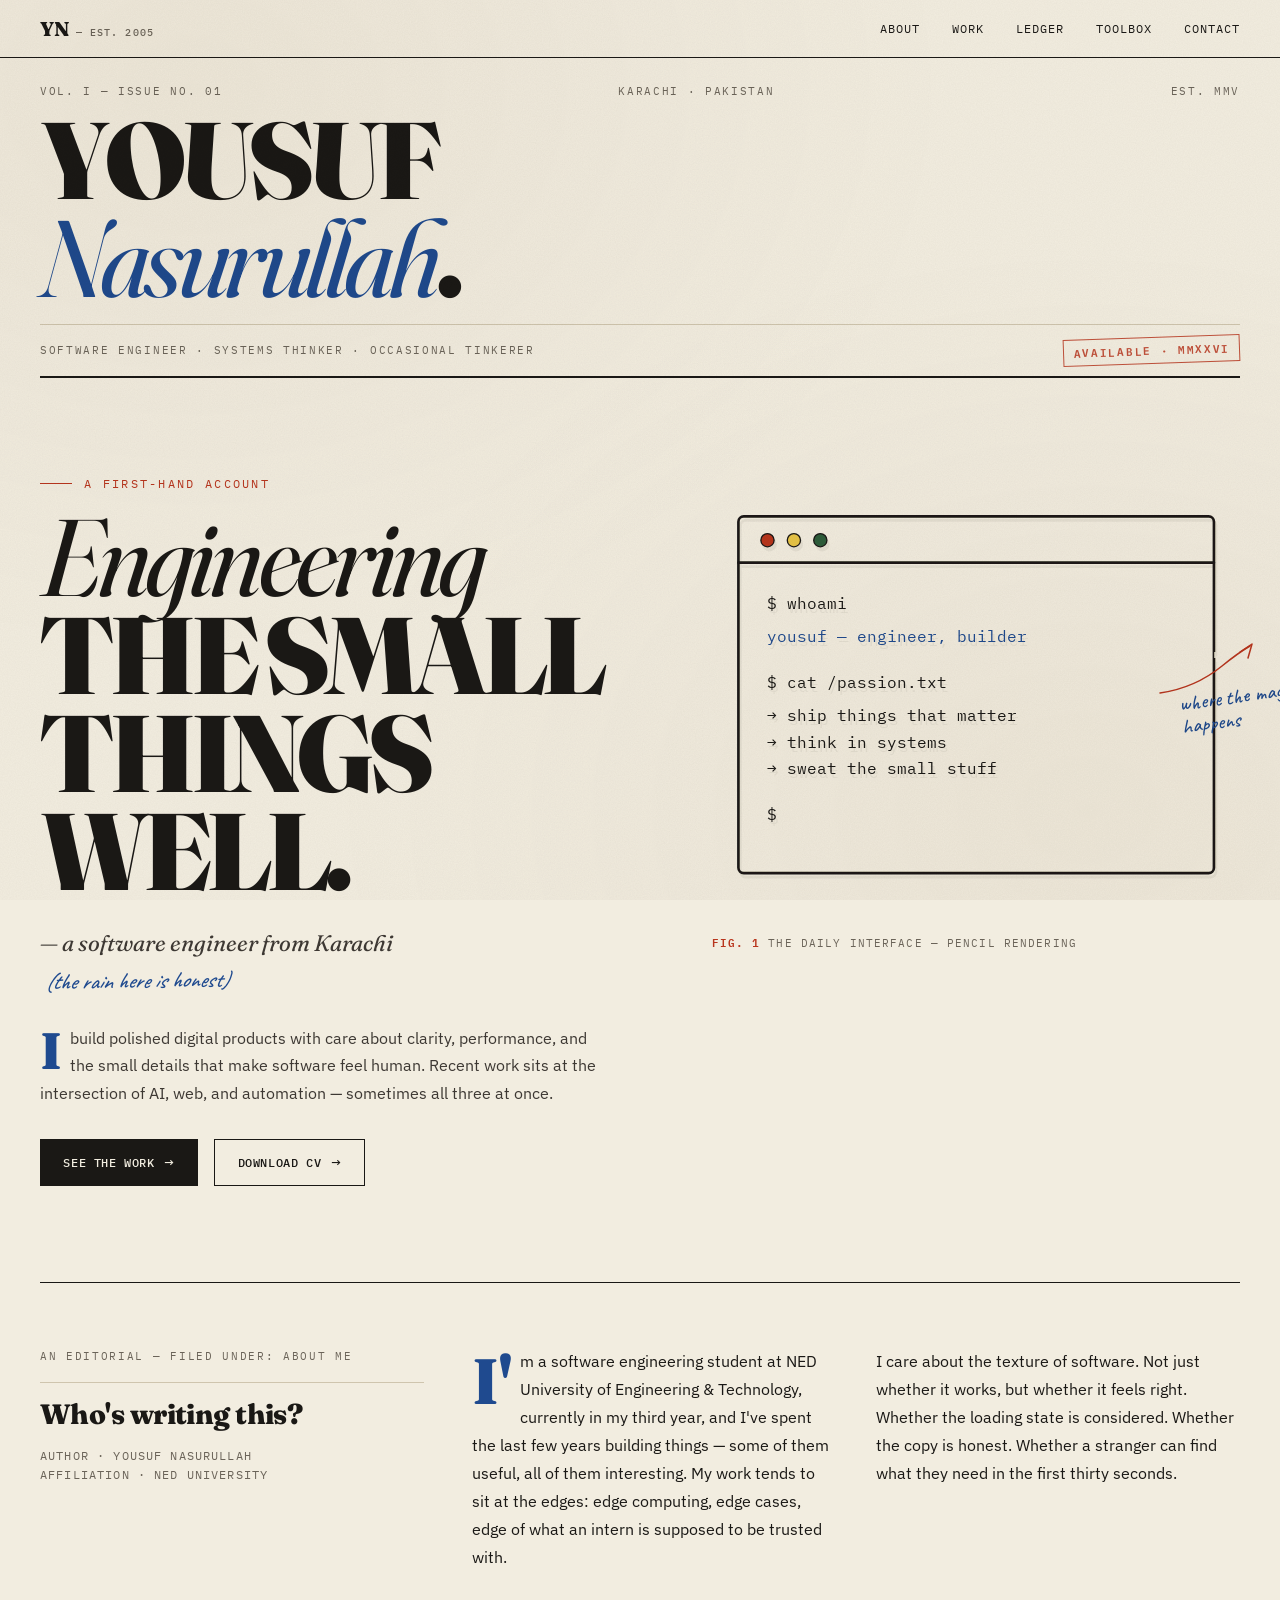
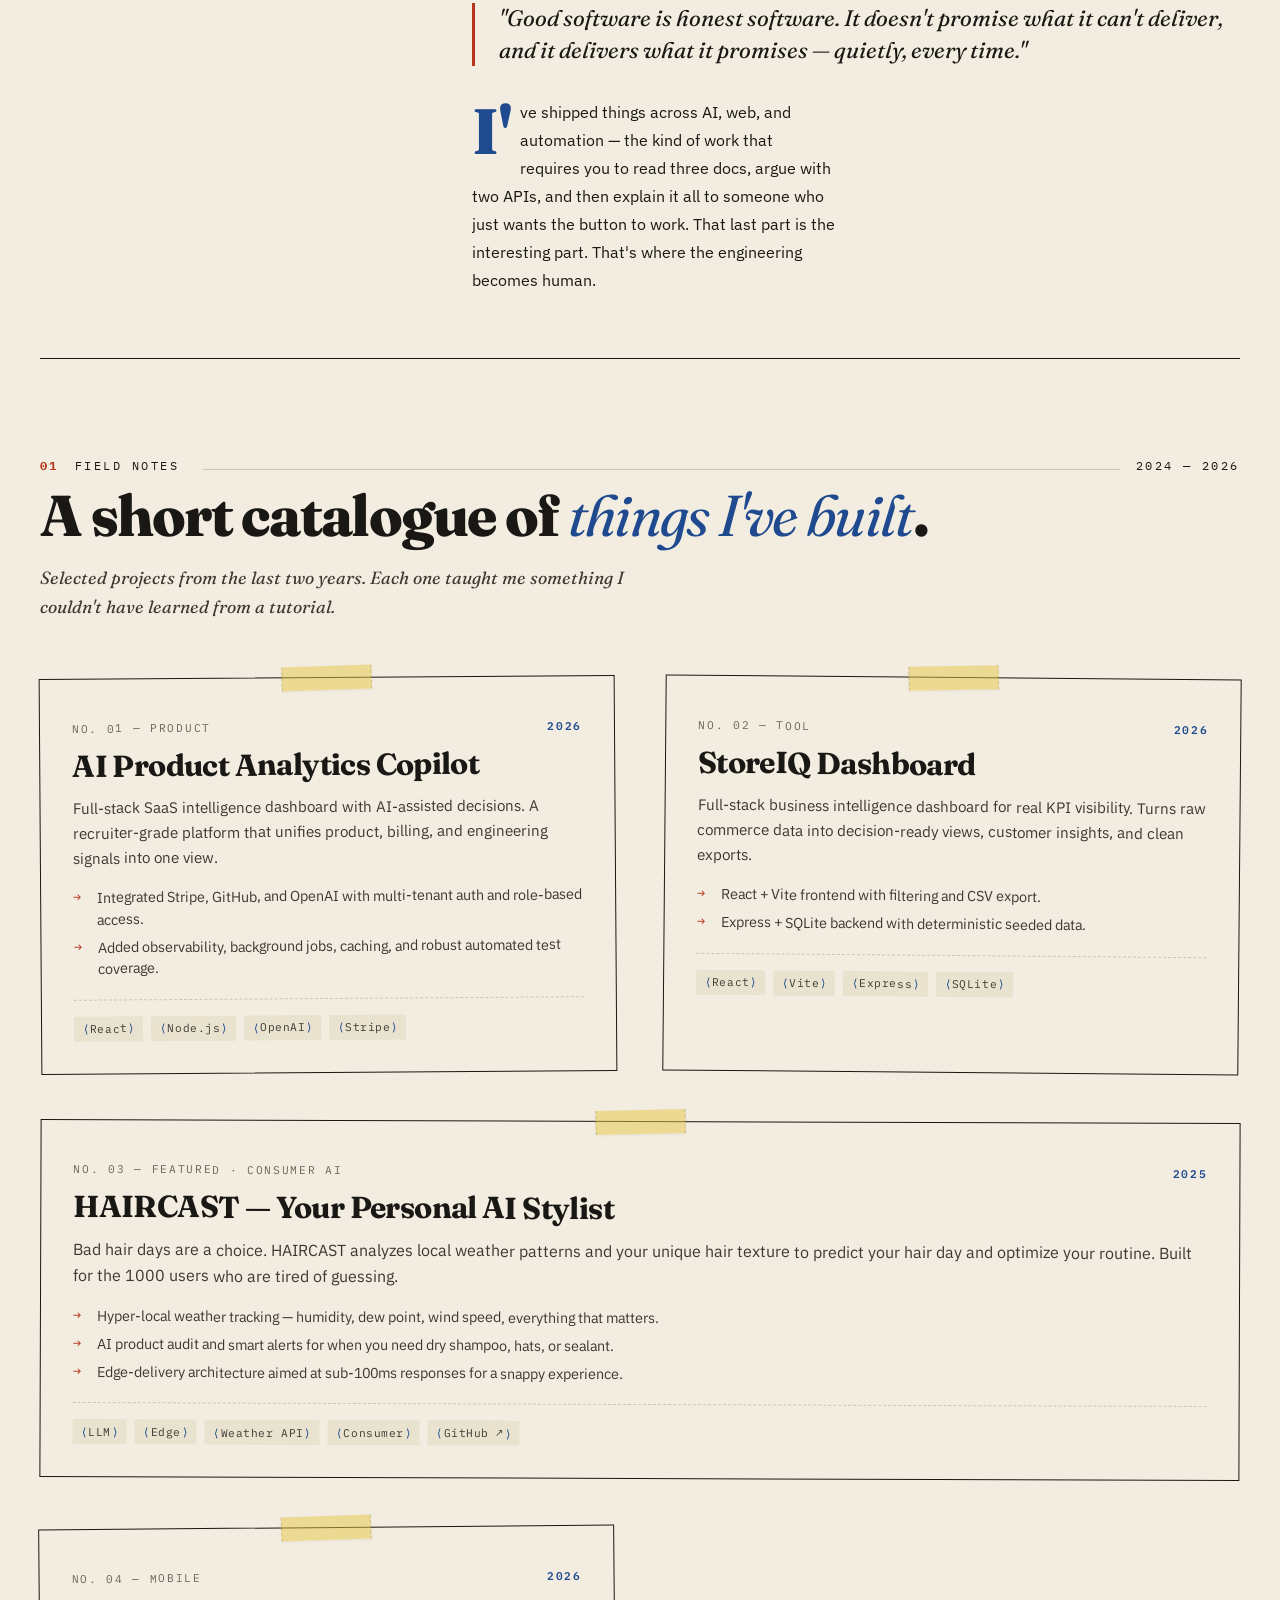
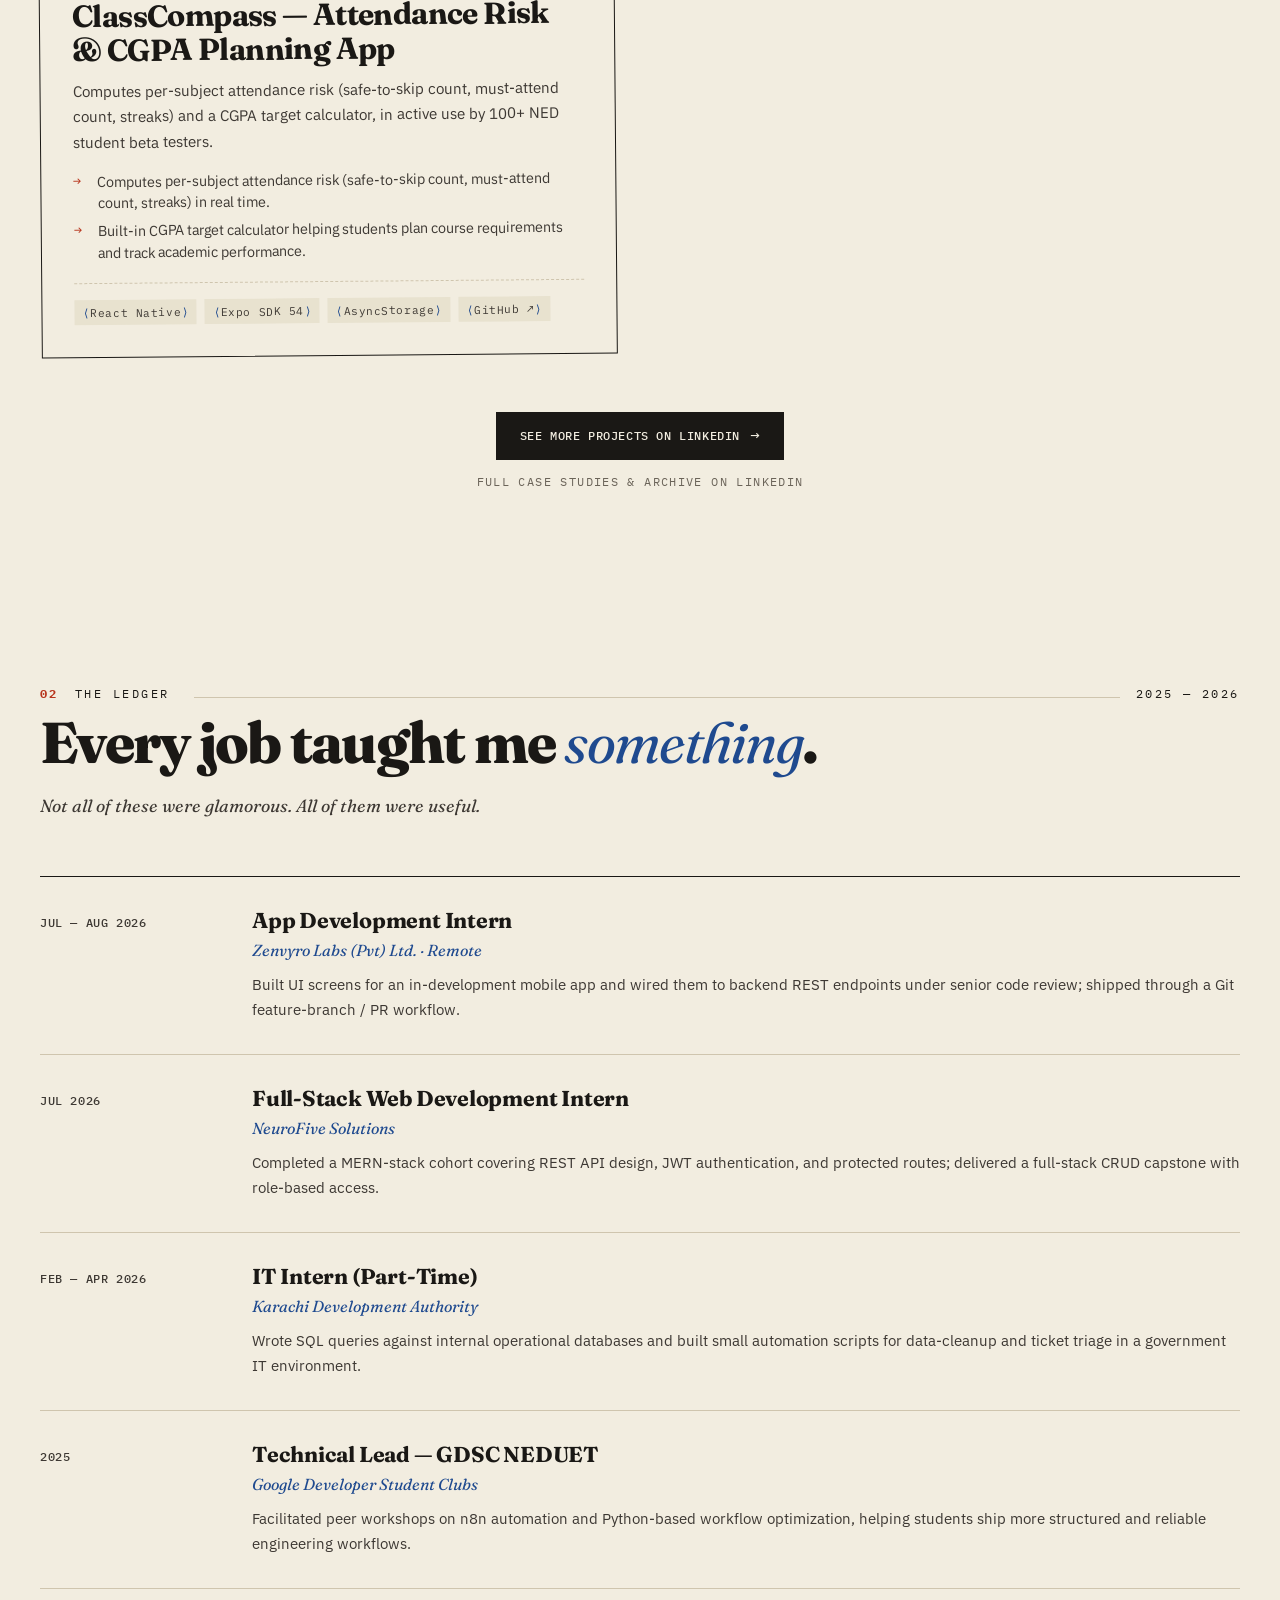
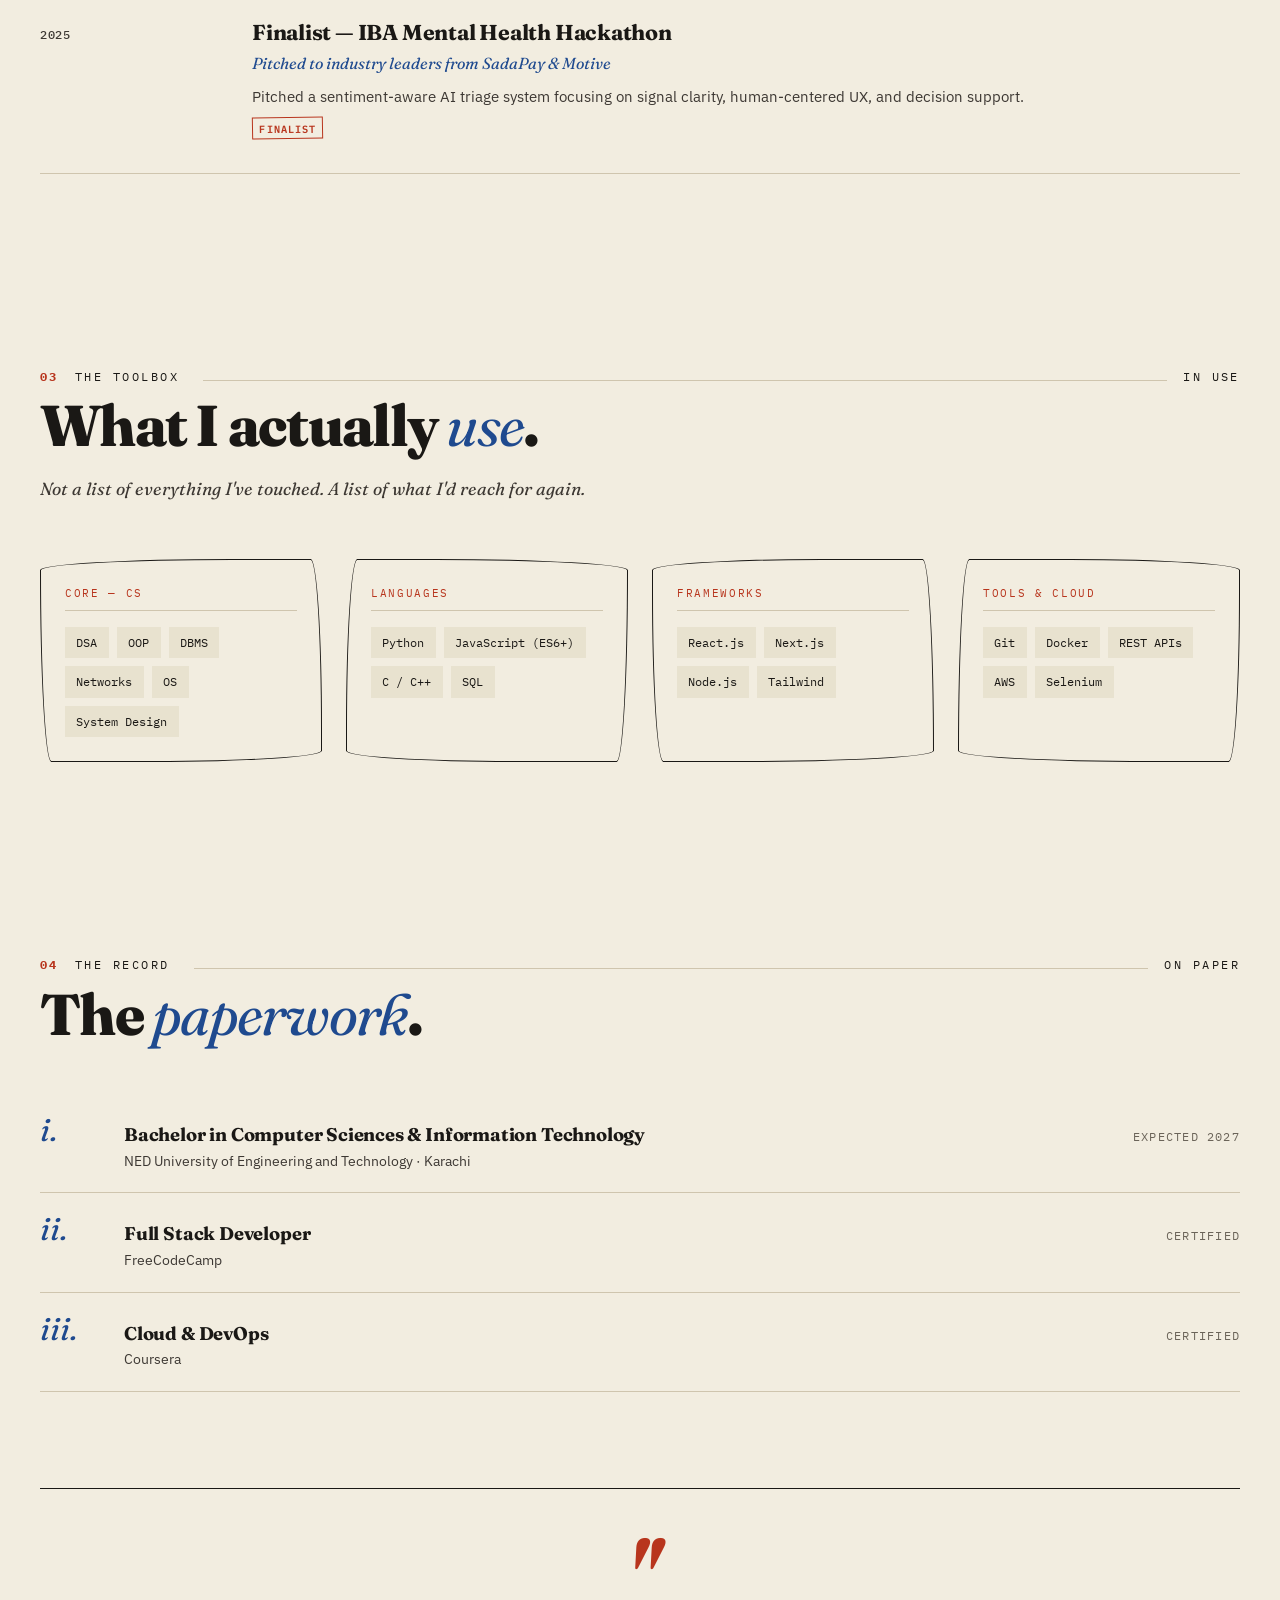
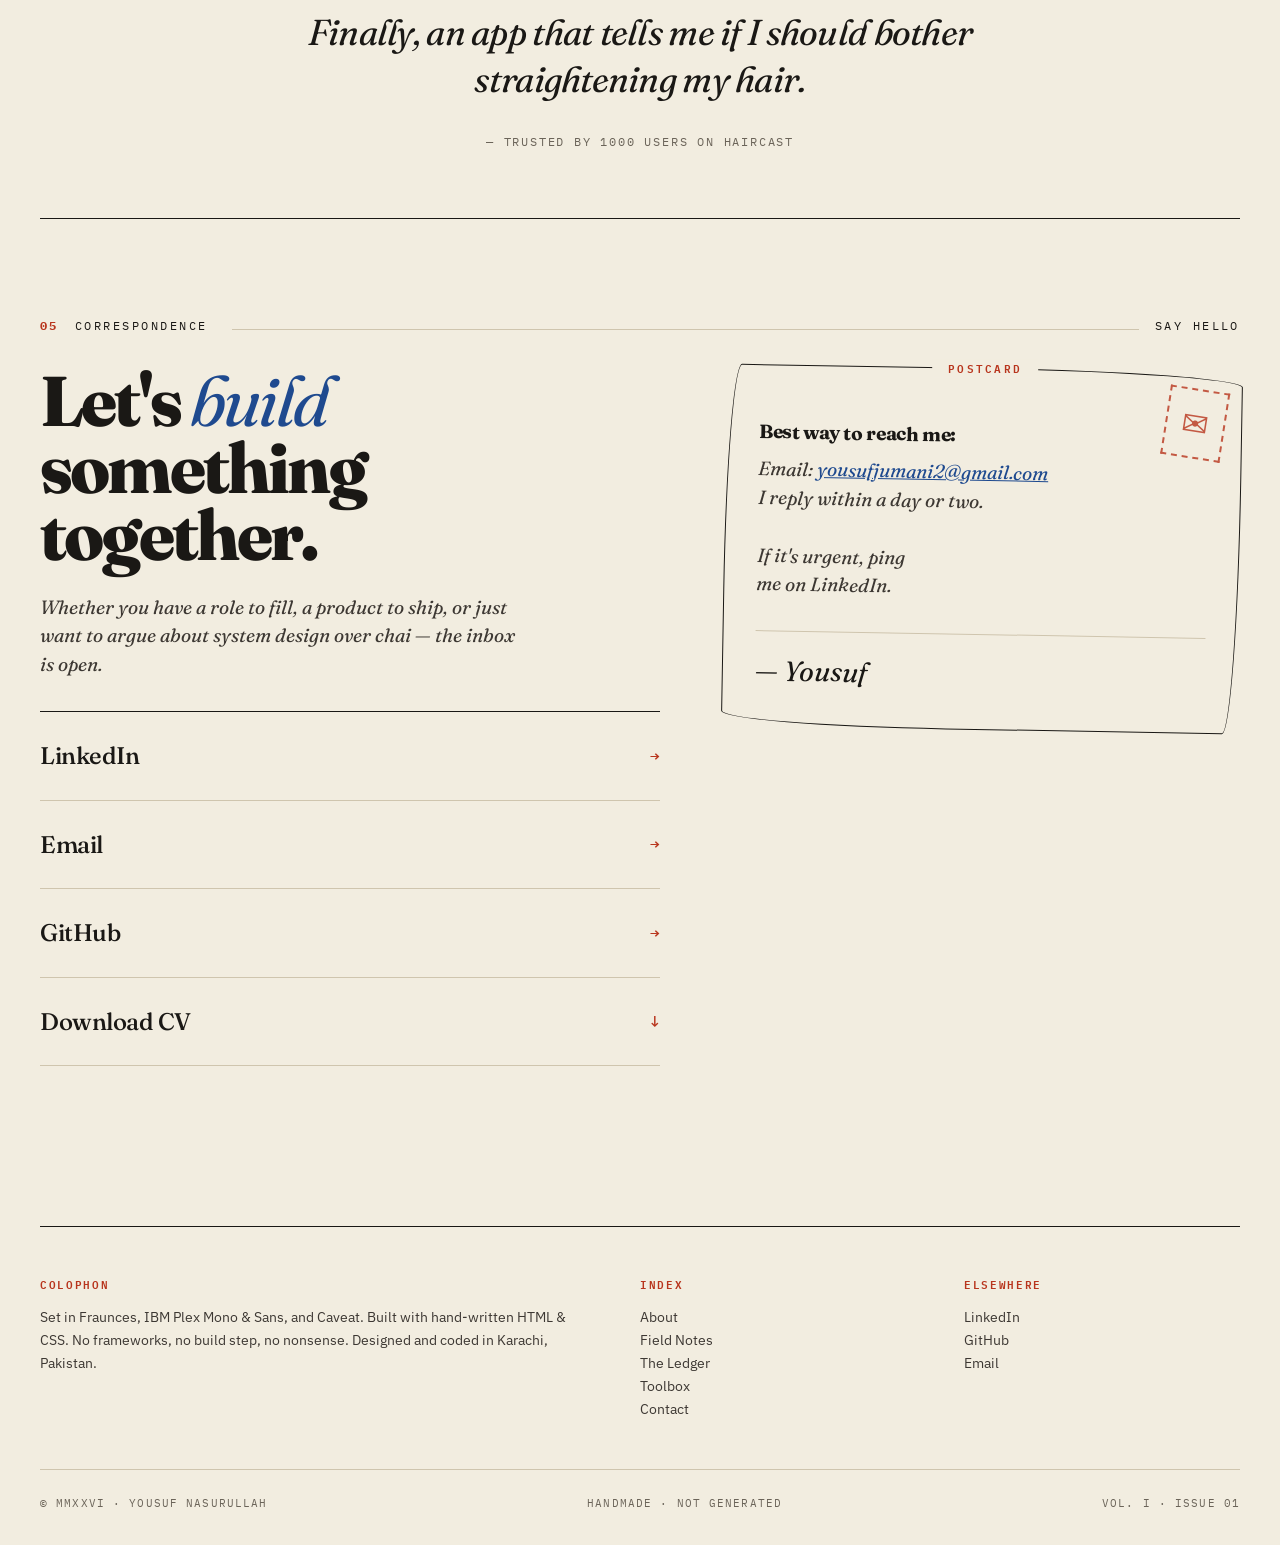
<file: index.html>
<!DOCTYPE html>
<html lang="en">
<head>
<meta charset="UTF-8">
<meta name="viewport" content="width=device-width, initial-scale=1.0">
<title>Yousuf Nasurullah · Software Engineer</title>

<link rel="preconnect" href="https://fonts.googleapis.com">
<link rel="preconnect" href="https://fonts.gstatic.com" crossorigin>
<link href="https://fonts.googleapis.com/css2?family=Fraunces:ital,opsz,wght@0,9..144,300..900;1,9..144,300..900&family=IBM+Plex+Mono:wght@400;500;600&family=IBM+Plex+Sans:ital,wght@0,300;0,400;0,500;0,600;1,400&family=Caveat:wght@400;500;600;700&display=swap" rel="stylesheet">

<style>
:root {
  --paper: #f2ede0;
  --paper-dark: #e8e2cf;
  --ink: #1a1815;
  --ink-soft: #3d3833;
  --blue: #1f4a8f;
  --red: #b8351d;
  --yellow: #e8c547;
  --green: #2f5d3a;
  --gray: #6b6459;
  --rule: #cfc5ae;
}

*, *::before, *::after { margin: 0; padding: 0; box-sizing: border-box; }

html { scroll-behavior: smooth; scroll-padding-top: 2rem; }

body {
  font-family: 'IBM Plex Sans', system-ui, sans-serif;
  background-color: var(--paper);
  color: var(--ink);
  font-size: 17px;
  line-height: 1.65;
  overflow-x: hidden;
  -webkit-font-smoothing: antialiased;
}

/* Subtle paper grain overlay */
body::before {
  content: '';
  position: fixed;
  inset: 0;
  pointer-events: none;
  z-index: 100;
  background-image:
    radial-gradient(ellipse at 15% 10%, rgba(140,110,60,0.05) 0%, transparent 50%),
    radial-gradient(ellipse at 85% 90%, rgba(140,110,60,0.05) 0%, transparent 50%),
    url("data:image/svg+xml,%3Csvg xmlns='http://www.w3.org/2000/svg' width='300' height='300'%3E%3Cfilter id='n'%3E%3CfeTurbulence type='fractalNoise' baseFrequency='0.85' numOctaves='2' stitchTiles='stitch'/%3E%3CfeColorMatrix values='0 0 0 0 0.1 0 0 0 0 0.08 0 0 0 0 0.05 0 0 0 0.05 0'/%3E%3C/filter%3E%3Crect width='100%25' height='100%25' filter='url(%23n)'/%3E%3C/svg%3E");
  mix-blend-mode: multiply;
}

h1, h2, h3, h4 { font-family: 'Fraunces', serif; font-weight: 700; line-height: 1.1; letter-spacing: -0.02em; }
h1 { font-size: clamp(3rem, 10vw, 8rem); }
h2 { font-size: clamp(2.25rem, 5vw, 3.5rem); }
h3 { font-size: clamp(1.4rem, 2.5vw, 1.9rem); }
a { color: inherit; text-decoration: none; }

.hand { font-family: 'Caveat', cursive; font-weight: 500; color: var(--blue); }
.mono { font-family: 'IBM Plex Mono', monospace; }

.container { width: min(100% - 3rem, 1200px); margin-inline: auto; position: relative; }
section { padding: 6rem 0; position: relative; }

/* Nav */
nav.top-nav {
  position: sticky; top: 0; z-index: 50;
  background: var(--paper);
  border-bottom: 1.5px solid var(--ink);
  padding: 0.75rem 0;
}
nav.top-nav .container { display: flex; justify-content: space-between; align-items: center; }

.logo-mark {
  font-family: 'Fraunces', serif; font-weight: 800; font-size: 1.25rem;
  letter-spacing: -0.02em; display: flex; align-items: baseline; gap: 0.5rem;
}
.logo-mark small {
  font-family: 'IBM Plex Mono', monospace; font-size: 0.65rem; font-weight: 500;
  color: var(--gray); text-transform: uppercase; letter-spacing: 0.1em;
}

.nav-links { display: flex; gap: 2rem; list-style: none; font-family: 'IBM Plex Mono', monospace;
  font-size: 0.78rem; text-transform: uppercase; letter-spacing: 0.08em; }
.nav-links a { position: relative; padding: 0.25rem 0; transition: color 0.2s; }
.nav-links a:hover { color: var(--blue); }

/* Masthead */
.masthead { border-bottom: 2px solid var(--ink); padding: 1.5rem 0 0.75rem; margin-bottom: 4rem; }
.masthead-meta {
  display: flex; justify-content: space-between;
  font-family: 'IBM Plex Mono', monospace; font-size: 0.7rem;
  letter-spacing: 0.15em; text-transform: uppercase; color: var(--gray);
  margin-bottom: 0.75rem; flex-wrap: wrap; gap: 1rem;
}
.masthead-title {
  font-family: 'Fraunces', serif;
  font-size: clamp(2.75rem, 8.5vw, 7rem);
  font-weight: 900;
  letter-spacing: -0.05em;
  line-height: 0.9;
  text-transform: uppercase;
  margin-bottom: 1rem;
  font-variation-settings: "opsz" 144;
}
.masthead-title .italic { font-style: italic; font-weight: 400; color: var(--blue); text-transform: none; }
.masthead-bottom {
  display: flex; justify-content: space-between; align-items: center;
  padding-top: 0.75rem; border-top: 1px solid var(--rule);
  font-family: 'IBM Plex Mono', monospace; font-size: 0.7rem;
  letter-spacing: 0.15em; text-transform: uppercase; color: var(--gray);
  flex-wrap: wrap; gap: 1rem;
}
.masthead-bottom .stamp {
  color: var(--red); border: 1.5px solid var(--red);
  padding: 0.2rem 0.6rem; font-weight: 600; transform: rotate(-2deg); opacity: 0.85;
}

/* Hero */
.hero { padding: 2rem 0 6rem; }
.hero-grid { display: grid; grid-template-columns: 1.15fr 1fr; gap: 4rem; align-items: start; }

.hero-left .eyebrow {
  font-family: 'IBM Plex Mono', monospace; font-size: 0.72rem;
  letter-spacing: 0.2em; text-transform: uppercase; color: var(--red);
  margin-bottom: 1rem; display: flex; align-items: center; gap: 0.75rem;
}
.hero-left .eyebrow::before { content: ''; width: 32px; height: 1.5px; background: var(--red); }

.hero-title {
  font-family: 'Fraunces', serif;
  font-size: clamp(3.5rem, 8.5vw, 7rem);
  font-weight: 800; line-height: 0.9;
  letter-spacing: -0.045em; margin-bottom: 1.5rem;
  position: relative;
}
.hero-title .line-1 { display: block; font-style: italic; font-weight: 400; }
.hero-title .line-2 { display: block; font-weight: 900; text-transform: uppercase; letter-spacing: -0.05em; }

.hero-subtitle {
  font-family: 'Fraunces', serif; font-size: clamp(1.15rem, 1.8vw, 1.4rem);
  font-style: italic; font-weight: 400; color: var(--ink-soft);
  margin-bottom: 1.5rem; max-width: 540px;
}
.hero-subtitle .hand {
  font-size: 1.4rem; display: inline-block;
  transform: rotate(-1deg); margin-left: 0.3rem;
}

.hero-body {
  font-size: 1.02rem; color: var(--ink-soft);
  max-width: 560px; margin-bottom: 2rem; line-height: 1.7;
}
.hero-body::first-letter {
  font-family: 'Fraunces', serif; font-size: 3.2rem; float: left;
  line-height: 0.85; padding-right: 0.5rem; padding-top: 0.3rem;
  font-weight: 800; color: var(--blue);
}

.hero-actions { display: flex; gap: 1rem; flex-wrap: wrap; align-items: center; }
.btn {
  display: inline-flex; align-items: center; gap: 0.6rem;
  padding: 0.8rem 1.4rem;
  font-family: 'IBM Plex Mono', monospace; font-size: 0.75rem;
  font-weight: 500; letter-spacing: 0.05em; text-transform: uppercase;
  border: 1.5px solid var(--ink); background: transparent;
  color: var(--ink); cursor: pointer;
  transition: all 0.2s; position: relative;
}
.btn::after { content: '→'; font-family: 'IBM Plex Sans', sans-serif; transition: transform 0.2s; }
.btn:hover { background: var(--ink); color: var(--paper); }
.btn:hover::after { transform: translateX(3px); }
.btn-primary { background: var(--ink); color: var(--paper); }
.btn-primary:hover { background: var(--blue); border-color: var(--blue); }

.hero-right { position: relative; padding-top: 1rem; }
.sketch-figure { position: relative; }
.terminal-sketch { width: 100%; height: auto; filter: drop-shadow(2px 4px 0 rgba(26,24,21,0.06)); }

.figure-caption {
  font-family: 'IBM Plex Mono', monospace; font-size: 0.7rem;
  letter-spacing: 0.1em; text-transform: uppercase; color: var(--gray);
  margin-top: 0.75rem; display: flex; gap: 0.5rem; align-items: baseline;
}
.figure-caption .fig-label { color: var(--red); font-weight: 600; }

.annotation {
  position: absolute;
  font-family: 'Caveat', cursive; font-size: 1.3rem;
  color: var(--blue); line-height: 1.1; font-weight: 500;
}

/* Section headings */
.section-marker {
  display: flex; align-items: baseline; gap: 1rem;
  margin-bottom: 0.5rem;
  font-family: 'IBM Plex Mono', monospace; font-size: 0.78rem;
  letter-spacing: 0.2em; text-transform: uppercase;
}
.section-marker .num { font-weight: 700; color: var(--red); }
.section-marker .bar { flex: 1; height: 1px; background: var(--rule); margin-left: 0.5rem; }
.section-title {
  font-size: clamp(2.25rem, 4.5vw, 3.8rem);
  margin-bottom: 1rem; font-weight: 800; letter-spacing: -0.03em;
}
.section-desc {
  font-family: 'Fraunces', serif; font-style: italic;
  font-size: 1.1rem; color: var(--ink-soft);
  max-width: 620px; margin-bottom: 3.5rem;
}

/* Editorial / About */
.editorial {
  border-top: 1.5px solid var(--ink);
  border-bottom: 1.5px solid var(--ink);
  padding: 4rem 0;
}
.editorial-grid { display: grid; grid-template-columns: 1fr 2fr; gap: 3rem; align-items: start; }
.editorial-meta h2 { font-size: 1.75rem; font-weight: 800; letter-spacing: -0.02em; margin-bottom: 1rem; }
.editorial-meta .dateline {
  font-family: 'IBM Plex Mono', monospace; font-size: 0.7rem;
  letter-spacing: 0.15em; text-transform: uppercase; color: var(--gray);
  margin-bottom: 1rem; padding-bottom: 1rem; border-bottom: 1px solid var(--rule);
}
.editorial-body { columns: 2; column-gap: 2.5rem; font-size: 1rem; line-height: 1.75; }
.editorial-body p { margin-bottom: 1rem; break-inside: avoid; }
.editorial-body p:first-of-type::first-letter {
  font-family: 'Fraunces', serif; font-size: 4rem; float: left;
  line-height: 0.85; padding-right: 0.5rem; padding-top: 0.4rem;
  font-weight: 800; color: var(--blue);
}
.pull-quote {
  border-left: 3px solid var(--red); padding-left: 1.5rem;
  margin: 2rem 0; font-family: 'Fraunces', serif;
  font-style: italic; font-size: 1.4rem; line-height: 1.4;
  color: var(--ink); break-inside: avoid;
}

/* Field notes / Projects */
.projects-grid { display: grid; grid-template-columns: repeat(2, 1fr); gap: 3rem; }
.project-card {
  position: relative; background: var(--paper);
  border: 1.5px solid var(--ink); padding: 2.5rem 2rem 2rem;
  transition: transform 0.35s cubic-bezier(0.34, 1.56, 0.64, 1), box-shadow 0.3s;
}
.project-card:nth-child(1) { transform: rotate(-0.4deg); }
.project-card:nth-child(2) { transform: rotate(0.5deg); }
.project-card:nth-child(3) { transform: rotate(0.2deg); }
.project-card:nth-child(4) { transform: rotate(-0.5deg); }
.project-card:hover {
  transform: translateY(-4px) rotate(0deg);
  box-shadow: 0 2px 6px rgba(26,24,21,0.1), 0 16px 40px rgba(26,24,21,0.09);
}
.project-card.featured { grid-column: span 2; }
.project-card .tape {
  position: absolute; top: -12px; left: 50%;
  transform: translateX(-50%) rotate(-1.5deg);
  width: 90px; height: 24px;
  background: rgba(232,197,71,0.5);
  border-left: 1px dashed rgba(26,24,21,0.15);
  border-right: 1px dashed rgba(26,24,21,0.15);
  box-shadow: 0 1px 3px rgba(0,0,0,0.05);
  transition: transform 0.25s;
}
.project-card:hover .tape { transform: translateX(-50%) rotate(-2.5deg) translateY(-2px); }
.project-label {
  font-family: 'IBM Plex Mono', monospace; font-size: 0.7rem;
  letter-spacing: 0.15em; text-transform: uppercase; color: var(--gray);
  margin-bottom: 0.75rem; display: flex; justify-content: space-between; align-items: center;
}
.project-label .year { color: var(--blue); font-weight: 600; }
.project-card h3 { margin-bottom: 0.75rem; font-weight: 700; letter-spacing: -0.02em; }
.project-card .desc { font-size: 0.95rem; color: var(--ink-soft); margin-bottom: 1rem; line-height: 1.65; }
.project-card ul { list-style: none; margin-bottom: 1.25rem; }
.project-card li {
  font-size: 0.9rem; color: var(--ink-soft);
  padding-left: 1.5rem; position: relative;
  margin-bottom: 0.4rem; line-height: 1.5;
}
.project-card li::before {
  content: '→'; position: absolute; left: 0;
  color: var(--red); font-family: 'IBM Plex Mono', monospace; font-size: 0.85rem;
}
.project-tags {
  display: flex; flex-wrap: wrap; gap: 0.5rem;
  padding-top: 1rem; border-top: 1px dashed var(--rule);
}
.project-tag {
  font-family: 'IBM Plex Mono', monospace; font-size: 0.7rem;
  letter-spacing: 0.05em; padding: 0.2rem 0.6rem;
  background: var(--paper-dark); color: var(--ink-soft);
}
.project-tag::before { content: '⟨'; margin-right: 0.15em; color: var(--blue); }
.project-tag::after { content: '⟩'; margin-left: 0.15em; color: var(--blue); }

/* Ledger / Experience */
.ledger { border-top: 1.5px solid var(--ink); }
.ledger-entry {
  display: grid; grid-template-columns: 180px 1fr; gap: 2rem;
  padding: 2rem 0; border-bottom: 1px solid var(--rule);
  position: relative; transition: background 0.2s;
}
.ledger-entry:hover { background: rgba(232,197,71,0.08); }
.ledger-date {
  font-family: 'IBM Plex Mono', monospace; font-size: 0.78rem;
  letter-spacing: 0.05em; color: var(--ink-soft);
  font-weight: 500; text-transform: uppercase; padding-top: 0.2rem;
}
.ledger-content h3 { font-size: 1.35rem; margin-bottom: 0.3rem; font-weight: 700; letter-spacing: -0.01em; }
.ledger-content .role {
  font-family: 'Fraunces', serif; font-style: italic;
  color: var(--blue); font-size: 1rem; margin-bottom: 0.5rem;
}
.ledger-content p { font-size: 0.95rem; color: var(--ink-soft); line-height: 1.65; }
.ledger-content .badge {
  display: inline-block; font-family: 'IBM Plex Mono', monospace;
  font-size: 0.65rem; letter-spacing: 0.1em; text-transform: uppercase;
  color: var(--red); border: 1px solid var(--red);
  padding: 0.1rem 0.4rem; margin-top: 0.5rem;
  transform: rotate(-1deg); font-weight: 600;
}

/* Toolbox */
.toolbox { display: grid; grid-template-columns: repeat(4, 1fr); gap: 1.5rem; }
.tool-group {
  position: relative; padding: 1.5rem;
  border: 1.5px solid var(--ink); background: var(--paper);
  transition: transform 0.2s;
}
.tool-group:nth-child(1) { border-radius: 255px 15px 225px 15px / 15px 225px 15px 255px; }
.tool-group:nth-child(2) { border-radius: 15px 255px 15px 225px / 225px 15px 255px 15px; }
.tool-group:nth-child(3) { border-radius: 225px 15px 255px 15px / 15px 255px 15px 225px; }
.tool-group:nth-child(4) { border-radius: 15px 225px 15px 255px / 255px 15px 225px 15px; }
.tool-group:hover { transform: rotate(-1deg); }
.tool-group-label {
  font-family: 'IBM Plex Mono', monospace; font-size: 0.7rem;
  letter-spacing: 0.15em; text-transform: uppercase; color: var(--red);
  margin-bottom: 1rem; padding-bottom: 0.5rem; border-bottom: 1px solid var(--rule);
}
.tool-pills { display: flex; flex-wrap: wrap; gap: 0.5rem; }
.tool-pill {
  font-family: 'IBM Plex Mono', monospace; font-size: 0.75rem;
  padding: 0.3rem 0.65rem; background: var(--paper-dark);
  color: var(--ink); border: 1px solid transparent;
  transition: all 0.2s; cursor: default;
}
.tool-pill:hover { border-color: var(--red); color: var(--red); transform: rotate(-2deg); }

/* Record / Education */
.education-list { display: flex; flex-direction: column; margin-top: 3rem; }
.edu-item {
  display: grid; grid-template-columns: 60px 1fr auto; gap: 1.5rem;
  align-items: baseline; padding: 1.25rem 0;
  border-bottom: 1px solid var(--rule);
}
.edu-item .edu-num {
  font-family: 'Fraunces', serif; font-size: 2rem;
  font-style: italic; color: var(--blue); line-height: 1;
}
.edu-item h4 { font-size: 1.15rem; font-weight: 700; margin-bottom: 0.2rem; letter-spacing: -0.01em; }
.edu-item p { font-size: 0.9rem; color: var(--ink-soft); }
.edu-item .edu-year {
  font-family: 'IBM Plex Mono', monospace; font-size: 0.78rem;
  letter-spacing: 0.1em; color: var(--gray); text-transform: uppercase;
}

/* Testimonial */
.testimonial-block {
  border-top: 1.5px solid var(--ink); border-bottom: 1.5px solid var(--ink);
  padding: 4rem 0; text-align: center; position: relative;
}
.testimonial-block blockquote {
  font-family: 'Fraunces', serif; font-style: italic;
  font-size: clamp(1.5rem, 3vw, 2.25rem);
  line-height: 1.3; max-width: 800px; margin: 0 auto 1.5rem;
  letter-spacing: -0.02em; color: var(--ink);
}
.testimonial-block blockquote::before {
  content: '"'; font-family: 'Fraunces', serif; font-size: 5rem;
  color: var(--red); display: block; line-height: 0.5;
  margin-bottom: 1rem; font-weight: 800;
}
.testimonial-block cite {
  font-family: 'IBM Plex Mono', monospace; font-size: 0.75rem;
  letter-spacing: 0.15em; text-transform: uppercase;
  color: var(--gray); font-style: normal;
}

/* Correspondence */
.correspondence { display: grid; grid-template-columns: 1.2fr 1fr; gap: 4rem; align-items: start; margin-top: 2rem; }
.correspondence h2 {
  font-size: clamp(2.75rem, 5.5vw, 4.5rem); font-weight: 800;
  letter-spacing: -0.04em; margin-bottom: 1.5rem; line-height: 0.95;
}
.correspondence h2 .italic { font-style: italic; font-weight: 400; color: var(--blue); }
.correspondence > div > p {
  font-family: 'Fraunces', serif; font-style: italic;
  font-size: 1.2rem; color: var(--ink-soft);
  margin-bottom: 2rem; max-width: 480px; line-height: 1.5;
}
.contact-links { display: flex; flex-direction: column; border-top: 1.5px solid var(--ink); }
.contact-link {
  display: flex; justify-content: space-between; align-items: center;
  padding: 1.5rem 0; border-bottom: 1px solid var(--rule);
  text-decoration: none; color: var(--ink);
  transition: padding 0.25s, color 0.2s;
  font-family: 'Fraunces', serif; font-size: 1.5rem;
  font-weight: 500; letter-spacing: -0.02em;
}
.contact-link:hover { padding-left: 0.75rem; color: var(--blue); }
.contact-link .arrow {
  font-family: 'IBM Plex Mono', monospace; font-size: 1rem;
  color: var(--red); transition: transform 0.2s;
}
.contact-link:hover .arrow { transform: translateX(6px); }

.contact-card {
  border: 1.5px solid var(--ink); padding: 2rem;
  position: relative; transform: rotate(1deg); background: var(--paper);
  border-radius: 15px 255px 15px 225px / 225px 15px 255px 15px;
}
.contact-card::before {
  content: 'POSTCARD';
  position: absolute; top: -10px; left: 50%;
  transform: translateX(-50%) rotate(-1deg);
  background: var(--paper); padding: 0 1rem;
  font-family: 'IBM Plex Mono', monospace; font-size: 0.7rem;
  letter-spacing: 0.2em; color: var(--red); font-weight: 600;
}
.contact-card .stamp-box {
  position: absolute; top: 1rem; right: 1rem;
  border: 2px dashed var(--red); padding: 0.5rem;
  width: 60px; height: 70px; display: grid; place-items: center;
  font-family: 'Fraunces', serif; font-size: 2rem; color: var(--red);
  transform: rotate(8deg); opacity: 0.8;
}
.contact-card h4 { font-size: 1.2rem; margin-bottom: 0.75rem; margin-top: 1.5rem; }
.contact-card p { font-family: 'Caveat', cursive; font-size: 1.3rem; line-height: 1.4; color: var(--ink-soft); }
.contact-card .signature {
  margin-top: 1.5rem; font-family: 'Fraunces', serif;
  font-style: italic; font-size: 1.75rem; color: var(--ink);
  padding-top: 1rem; border-top: 1px solid var(--rule);
}

/* Footer / Colophon */
footer { border-top: 1.5px solid var(--ink); padding: 3rem 0 2rem; margin-top: 4rem; }
.colophon-grid { display: grid; grid-template-columns: 2fr 1fr 1fr; gap: 3rem; margin-bottom: 3rem; }
.colophon-block h5 {
  font-family: 'IBM Plex Mono', monospace; font-size: 0.7rem;
  letter-spacing: 0.15em; text-transform: uppercase; color: var(--red);
  margin-bottom: 0.75rem; font-weight: 600;
}
.colophon-block p, .colophon-block li {
  font-size: 0.85rem; color: var(--ink-soft); line-height: 1.7; list-style: none;
}
.colophon-block a:hover { color: var(--blue); text-decoration: underline; }
.footer-bottom {
  border-top: 1px solid var(--rule); padding-top: 1.5rem;
  display: flex; justify-content: space-between; align-items: center;
  font-family: 'IBM Plex Mono', monospace; font-size: 0.7rem;
  letter-spacing: 0.1em; color: var(--gray);
  text-transform: uppercase; flex-wrap: wrap; gap: 1rem;
}

/* Responsive */
@media (max-width: 900px) {
  .hero-grid, .correspondence { grid-template-columns: 1fr; gap: 2.5rem; }
  .editorial-grid { grid-template-columns: 1fr; gap: 2rem; }
  .editorial-body { columns: 1; }
  .projects-grid { grid-template-columns: 1fr; gap: 2rem; }
  .project-card.featured { grid-column: span 1; }
  .toolbox { grid-template-columns: repeat(2, 1fr); }
  .ledger-entry { grid-template-columns: 1fr; gap: 0.5rem; }
  .edu-item { grid-template-columns: 40px 1fr; gap: 1rem; }
  .edu-item .edu-year { grid-column: 2; }
  .colophon-grid { grid-template-columns: 1fr; gap: 2rem; }
  .nav-links { display: none; }
}

@media (max-width: 560px) {
  .toolbox { grid-template-columns: 1fr; }
  section { padding: 4rem 0; }
  .container { width: min(100% - 2rem, 1200px); }
  .hero-title { font-size: clamp(2.5rem, 12vw, 4rem); }
  .masthead-title { font-size: clamp(2rem, 11vw, 3rem); }
  .hero-actions { flex-direction: column; align-items: stretch; }
  .btn { justify-content: center; }
}

::selection { background: var(--yellow); color: var(--ink); }

@media (prefers-reduced-motion: reduce) {
  *, *::before, *::after {
    animation-duration: 0.01ms !important;
    transition-duration: 0.01ms !important;
    scroll-behavior: auto !important;
  }
}
</style>
</head>
<body id="top">

<nav class="top-nav">
  <div class="container">
    <a href="#top" class="logo-mark">YN <small>— est. 2005</small></a>
    <ul class="nav-links">
      <li><a href="#editorial">About</a></li>
      <li><a href="#field-notes">Work</a></li>
      <li><a href="#ledger">Ledger</a></li>
      <li><a href="#toolbox">Toolbox</a></li>
      <li><a href="#correspondence">Contact</a></li>
    </ul>
  </div>
</nav>

<div class="container">

  <header class="masthead">
    <div class="masthead-meta">
      <span>VOL. I — ISSUE No. 01</span>
      <span>KARACHI · PAKISTAN</span>
      <span>EST. MMV</span>
    </div>
    <h1 class="masthead-title">
      Yousuf<br>
      <span class="italic">Nasurullah</span>.
    </h1>
    <div class="masthead-bottom">
      <span>Software Engineer · Systems Thinker · Occasional Tinkerer</span>
      <span class="stamp">Available · MMXXVI</span>
    </div>
  </header>

  <section class="hero">
    <div class="hero-grid">
      <div class="hero-left">
        <div class="eyebrow">A first-hand account</div>
        <h2 class="hero-title">
          <span class="line-1">Engineering</span>
          <span class="line-2">the small</span>
          <span class="line-2">things well.</span>
        </h2>
        <p class="hero-subtitle">
          — a software engineer from Karachi
          <span class="hand">(the rain here is honest)</span>
        </p>
        <p class="hero-body">
          I build polished digital products with care about clarity, performance, and the small details that make software feel human. Recent work sits at the intersection of AI, web, and automation — sometimes all three at once.
        </p>
        <div class="hero-actions">
          <a href="#field-notes" class="btn btn-primary">See the work</a>
          <a href="Yousaf_Nasurullah_CV.pdf" download class="btn">Download CV</a>
        </div>
      </div>

      <div class="hero-right">
        <div class="sketch-figure">
          <svg class="terminal-sketch" viewBox="0 0 400 320" xmlns="http://www.w3.org/2000/svg">
            <defs>
              <filter id="sketch" x="-5%" y="-5%" width="110%" height="110%">
                <feTurbulence type="fractalNoise" baseFrequency="0.03" numOctaves="2" seed="5"/>
                <feDisplacementMap in="SourceGraphic" scale="1.2"/>
              </filter>
            </defs>
            <g filter="url(#sketch)" stroke-linecap="round" stroke-linejoin="round">
              <rect x="20" y="20" width="360" height="270" rx="4" fill="none" stroke="#1a1815" stroke-width="2"/>
              <line x1="20" y1="55" x2="380" y2="55" stroke="#1a1815" stroke-width="2"/>
              <circle cx="42" cy="38" r="5" fill="#b8351d" stroke="#1a1815" stroke-width="1"/>
              <circle cx="62" cy="38" r="5" fill="#e8c547" stroke="#1a1815" stroke-width="1"/>
              <circle cx="82" cy="38" r="5" fill="#2f5d3a" stroke="#1a1815" stroke-width="1"/>
            </g>
            <g font-family="'IBM Plex Mono', monospace" font-size="12">
              <text x="42" y="90" fill="#1a1815">$ whoami</text>
              <text x="42" y="115" fill="#1f4a8f">yousuf — engineer, builder</text>
              <text x="42" y="150" fill="#1a1815">$ cat /passion.txt</text>
              <text x="42" y="175" fill="#1a1815">→ ship things that matter</text>
              <text x="42" y="195" fill="#1a1815">→ think in systems</text>
              <text x="42" y="215" fill="#1a1815">→ sweat the small stuff</text>
              <text x="42" y="250" fill="#1a1815">$ <tspan fill="#b8351d">█</tspan></text>
            </g>
          </svg>

          <svg style="position:absolute; top: 32%; right: -20px; width: 110px; height: 70px;" viewBox="0 0 110 70">
            <path d="M 10 55 Q 45 50 72 28 Q 88 15 100 8" stroke="#b8351d" stroke-width="1.5" fill="none" stroke-linecap="round"/>
            <path d="M 90 14 L 102 6 L 98 20" stroke="#b8351d" stroke-width="1.5" fill="none" stroke-linecap="round" stroke-linejoin="round"/>
          </svg>
          <div class="annotation" style="top: 42%; right: -70px; transform: rotate(-8deg); width: 130px;">
            where the magic happens
          </div>

          <div class="figure-caption">
            <span class="fig-label">FIG. 1</span>
            <span>the daily interface — pencil rendering</span>
          </div>
        </div>
      </div>
    </div>
  </section>

  <section class="editorial" id="editorial">
    <div class="editorial-grid">
      <div class="editorial-meta">
        <div class="dateline">An editorial — filed under: about me</div>
        <h2>Who's writing this?</h2>
        <p class="mono" style="font-size: 0.72rem; text-transform: uppercase; letter-spacing: 0.1em; color: var(--gray); margin-top: 1rem;">
          Author · Yousuf Nasurullah<br>
          Affiliation · NED University
        </p>
      </div>
      <div>
        <div class="editorial-body">
          <p>
            I'm a software engineering student at NED University of Engineering & Technology, currently in my third year, and I've spent the last few years building things — some of them useful, all of them interesting. My work tends to sit at the edges: edge computing, edge cases, edge of what an intern is supposed to be trusted with.
          </p>
          <p>
            I care about the texture of software. Not just whether it works, but whether it feels right. Whether the loading state is considered. Whether the copy is honest. Whether a stranger can find what they need in the first thirty seconds.
          </p>
        </div>
        <blockquote class="pull-quote">
          "Good software is honest software. It doesn't promise what it can't deliver, and it delivers what it promises — quietly, every time."
        </blockquote>
        <div class="editorial-body">
          <p>
            I've shipped things across AI, web, and automation — the kind of work that requires you to read three docs, argue with two APIs, and then explain it all to someone who just wants the button to work. That last part is the interesting part. That's where the engineering becomes human.
          </p>
        </div>
      </div>
    </div>
  </section>

  <section id="field-notes">
    <div class="section-marker">
      <span class="num">01</span>
      <span>Field Notes</span>
      <span class="bar"></span>
      <span>2024 — 2026</span>
    </div>
    <h2 class="section-title">A short catalogue of <span style="font-style: italic; font-weight: 400; color: var(--blue);">things I've built</span>.</h2>
    <p class="section-desc">
      Selected projects from the last two years. Each one taught me something I couldn't have learned from a tutorial.
    </p>

    <div class="projects-grid">
      <article class="project-card">
        <div class="tape"></div>
        <div class="project-label">
          <span>No. 01 — Product</span>
          <span class="year">2026</span>
        </div>
        <h3>AI Product Analytics Copilot</h3>
        <p class="desc">
          Full-stack SaaS intelligence dashboard with AI-assisted decisions. A recruiter-grade platform that unifies product, billing, and engineering signals into one view.
        </p>
        <ul>
          <li>Integrated Stripe, GitHub, and OpenAI with multi-tenant auth and role-based access.</li>
          <li>Added observability, background jobs, caching, and robust automated test coverage.</li>
        </ul>
        <div class="project-tags">
          <span class="project-tag">React</span>
          <span class="project-tag">Node.js</span>
          <span class="project-tag">OpenAI</span>
          <span class="project-tag">Stripe</span>
        </div>
      </article>

      <article class="project-card">
        <div class="tape"></div>
        <div class="project-label">
          <span>No. 02 — Tool</span>
          <span class="year">2026</span>
        </div>
        <h3>StoreIQ Dashboard</h3>
        <p class="desc">
          Full-stack business intelligence dashboard for real KPI visibility. Turns raw commerce data into decision-ready views, customer insights, and clean exports.
        </p>
        <ul>
          <li>React + Vite frontend with filtering and CSV export.</li>
          <li>Express + SQLite backend with deterministic seeded data.</li>
        </ul>
        <div class="project-tags">
          <span class="project-tag">React</span>
          <span class="project-tag">Vite</span>
          <span class="project-tag">Express</span>
          <span class="project-tag">SQLite</span>
        </div>
      </article>

      <article class="project-card featured">
        <div class="tape"></div>
        <div class="project-label">
          <span>No. 03 — Featured · Consumer AI</span>
          <span class="year">2025</span>
        </div>
        <h3>HAIRCAST — Your Personal AI Stylist</h3>
        <p class="desc" style="font-size: 1rem;">
          Bad hair days are a choice. HAIRCAST analyzes local weather patterns and your unique hair texture to predict your hair day and optimize your routine. Built for the 1000 users who are tired of guessing.
        </p>
        <ul>
          <li>Hyper-local weather tracking — humidity, dew point, wind speed, everything that matters.</li>
          <li>AI product audit and smart alerts for when you need dry shampoo, hats, or sealant.</li>
          <li>Edge-delivery architecture aimed at sub-100ms responses for a snappy experience.</li>
        </ul>
        <div class="project-tags">
          <span class="project-tag">LLM</span>
          <span class="project-tag">Edge</span>
          <span class="project-tag">Weather API</span>
          <span class="project-tag">Consumer</span>
          <a href="https://github.com/YousufJumani/HairCastAI" target="_blank" rel="noopener" class="project-tag" style="text-decoration: none;">GitHub ↗</a>
        </div>
      </article>

      <article class="project-card">
        <div class="tape"></div>
        <div class="project-label">
          <span>No. 04 — Mobile</span>
          <span class="year">2026</span>
        </div>
        <h3>ClassCompass — Attendance Risk & CGPA Planning App</h3>
        <p class="desc">
          Computes per-subject attendance risk (safe-to-skip count, must-attend count, streaks) and a CGPA target calculator, in active use by 100+ NED student beta testers.
        </p>
        <ul>
          <li>Computes per-subject attendance risk (safe-to-skip count, must-attend count, streaks) in real time.</li>
          <li>Built-in CGPA target calculator helping students plan course requirements and track academic performance.</li>
        </ul>
        <div class="project-tags">
          <span class="project-tag">React Native</span>
          <span class="project-tag">Expo SDK 54</span>
          <span class="project-tag">AsyncStorage</span>
          <a href="https://github.com/YousufJumani/ClassCompass" target="_blank" rel="noopener" class="project-tag" style="text-decoration: none;">GitHub ↗</a>
        </div>
      </article>
    </div>

    <div style="margin-top: 3.5rem; text-align: center; display: flex; flex-direction: column; align-items: center; gap: 0.75rem;">
      <a href="https://www.linkedin.com/in/yousuf-nasurullah-a67960305/details/projects/" target="_blank" rel="noopener" class="btn btn-primary">
        See more projects on LinkedIn
      </a>
      <span class="mono" style="font-size: 0.72rem; letter-spacing: 0.12em; text-transform: uppercase; color: var(--gray);">
        Full case studies & archive on LinkedIn
      </span>
    </div>
  </section>

  <section id="ledger">
    <div class="section-marker">
      <span class="num">02</span>
      <span>The Ledger</span>
      <span class="bar"></span>
      <span>2025 — 2026</span>
    </div>
    <h2 class="section-title">Every job taught me <span style="font-style: italic; font-weight: 400; color: var(--blue);">something</span>.</h2>
    <p class="section-desc">Not all of these were glamorous. All of them were useful.</p>

    <div class="ledger">
      <div class="ledger-entry">
        <div class="ledger-date">Jul — Aug 2026</div>
        <div class="ledger-content">
          <h3>App Development Intern</h3>
          <div class="role">Zenvyro Labs (Pvt) Ltd. · Remote</div>
          <p>Built UI screens for an in-development mobile app and wired them to backend REST endpoints under senior code review; shipped through a Git feature-branch / PR workflow.</p>
        </div>
      </div>

      <div class="ledger-entry">
        <div class="ledger-date">Jul 2026</div>
        <div class="ledger-content">
          <h3>Full-Stack Web Development Intern</h3>
          <div class="role">NeuroFive Solutions</div>
          <p>Completed a MERN-stack cohort covering REST API design, JWT authentication, and protected routes; delivered a full-stack CRUD capstone with role-based access.</p>
        </div>
      </div>

      <div class="ledger-entry">
        <div class="ledger-date">Feb — Apr 2026</div>
        <div class="ledger-content">
          <h3>IT Intern (Part-Time)</h3>
          <div class="role">Karachi Development Authority</div>
          <p>Wrote SQL queries against internal operational databases and built small automation scripts for data-cleanup and ticket triage in a government IT environment.</p>
        </div>
      </div>

      <div class="ledger-entry">
        <div class="ledger-date">2025</div>
        <div class="ledger-content">
          <h3>Technical Lead — GDSC NEDUET</h3>
          <div class="role">Google Developer Student Clubs</div>
          <p>Facilitated peer workshops on n8n automation and Python-based workflow optimization, helping students ship more structured and reliable engineering workflows.</p>
        </div>
      </div>

      <div class="ledger-entry">
        <div class="ledger-date">2025</div>
        <div class="ledger-content">
          <h3>Finalist — IBA Mental Health Hackathon</h3>
          <div class="role">Pitched to industry leaders from SadaPay & Motive</div>
          <p>Pitched a sentiment-aware AI triage system focusing on signal clarity, human-centered UX, and decision support.</p>
          <span class="badge">Finalist</span>
        </div>
      </div>
    </div>
  </section>

  <section id="toolbox">
    <div class="section-marker">
      <span class="num">03</span>
      <span>The Toolbox</span>
      <span class="bar"></span>
      <span>In use</span>
    </div>
    <h2 class="section-title">What I actually <span style="font-style: italic; font-weight: 400; color: var(--blue);">use</span>.</h2>
    <p class="section-desc">Not a list of everything I've touched. A list of what I'd reach for again.</p>

    <div class="toolbox">
      <div class="tool-group">
        <div class="tool-group-label">Core — CS</div>
        <div class="tool-pills">
          <span class="tool-pill">DSA</span>
          <span class="tool-pill">OOP</span>
          <span class="tool-pill">DBMS</span>
          <span class="tool-pill">Networks</span>
          <span class="tool-pill">OS</span>
          <span class="tool-pill">System Design</span>
        </div>
      </div>

      <div class="tool-group">
        <div class="tool-group-label">Languages</div>
        <div class="tool-pills">
          <span class="tool-pill">Python</span>
          <span class="tool-pill">JavaScript (ES6+)</span>
          <span class="tool-pill">C / C++</span>
          <span class="tool-pill">SQL</span>
        </div>
      </div>

      <div class="tool-group">
        <div class="tool-group-label">Frameworks</div>
        <div class="tool-pills">
          <span class="tool-pill">React.js</span>
          <span class="tool-pill">Next.js</span>
          <span class="tool-pill">Node.js</span>
          <span class="tool-pill">Tailwind</span>
        </div>
      </div>

      <div class="tool-group">
        <div class="tool-group-label">Tools & Cloud</div>
        <div class="tool-pills">
          <span class="tool-pill">Git</span>
          <span class="tool-pill">Docker</span>
          <span class="tool-pill">REST APIs</span>
          <span class="tool-pill">AWS</span>
          <span class="tool-pill">Selenium</span>
        </div>
      </div>
    </div>
  </section>

  <section id="record">
    <div class="section-marker">
      <span class="num">04</span>
      <span>The Record</span>
      <span class="bar"></span>
      <span>On paper</span>
    </div>
    <h2 class="section-title">The <span style="font-style: italic; font-weight: 400; color: var(--blue);">paperwork</span>.</h2>

    <div class="education-list">
      <div class="edu-item">
        <div class="edu-num">i.</div>
        <div>
          <h4>Bachelor in Computer Sciences & Information Technology</h4>
          <p>NED University of Engineering and Technology · Karachi</p>
        </div>
        <div class="edu-year">Expected 2027</div>
      </div>

      <div class="edu-item">
        <div class="edu-num">ii.</div>
        <div>
          <h4>Full Stack Developer</h4>
          <p>FreeCodeCamp</p>
        </div>
        <div class="edu-year">Certified</div>
      </div>

      <div class="edu-item">
        <div class="edu-num">iii.</div>
        <div>
          <h4>Cloud & DevOps</h4>
          <p>Coursera</p>
        </div>
        <div class="edu-year">Certified</div>
      </div>
    </div>
  </section>

  <div class="testimonial-block">
    <blockquote>Finally, an app that tells me if I should bother straightening my hair.</blockquote>
    <cite>— Trusted by 1000 users on HAIRCAST</cite>
  </div>

  <section id="correspondence">
    <div class="section-marker">
      <span class="num">05</span>
      <span>Correspondence</span>
      <span class="bar"></span>
      <span>Say hello</span>
    </div>

    <div class="correspondence">
      <div>
        <h2>
          Let's <span class="italic">build</span><br>
          something<br>
          together.
        </h2>
        <p>
          Whether you have a role to fill, a product to ship, or just want to argue about system design over chai — the inbox is open.
        </p>

        <div class="contact-links">
          <a href="https://www.linkedin.com/in/yousuf-nasurullah-a67960305/" target="_blank" rel="noopener" class="contact-link">
            <span>LinkedIn</span><span class="arrow">→</span>
          </a>
          <a href="mailto:yousufjumani2@gmail.com" class="contact-link">
            <span>Email</span><span class="arrow">→</span>
          </a>
          <a href="https://github.com/YousufJumani" target="_blank" rel="noopener" class="contact-link">
            <span>GitHub</span><span class="arrow">→</span>
          </a>
          <a href="Yousaf_Nasurullah_CV.pdf" download="Yousaf_Nasurullah_CV.pdf" class="contact-link">
            <span>Download CV</span><span class="arrow">↓</span>
          </a>
        </div>
      </div>

      <div class="contact-card">
        <div class="stamp-box">✉</div>
        <h4>Best way to reach me:</h4>
        <p>
          Email: <a href="mailto:yousufjumani2@gmail.com" style="color: var(--blue); text-decoration: underline;">yousufjumani2@gmail.com</a><br>
          I reply within a day or two.<br>
          <br>
          If it's urgent, ping<br>
          me on LinkedIn.
        </p>
        <div class="signature">— Yousuf</div>
      </div>
    </div>
  </section>

  <footer>
    <div class="colophon-grid">
      <div class="colophon-block">
        <h5>Colophon</h5>
        <p>
          Set in Fraunces, IBM Plex Mono & Sans, and Caveat.
          Built with hand-written HTML & CSS. No frameworks, no build step, no nonsense.
          Designed and coded in Karachi, Pakistan.
        </p>
      </div>
      <div class="colophon-block">
        <h5>Index</h5>
        <ul>
          <li><a href="#editorial">About</a></li>
          <li><a href="#field-notes">Field Notes</a></li>
          <li><a href="#ledger">The Ledger</a></li>
          <li><a href="#toolbox">Toolbox</a></li>
          <li><a href="#correspondence">Contact</a></li>
        </ul>
      </div>
      <div class="colophon-block">
        <h5>Elsewhere</h5>
        <ul>
          <li><a href="https://www.linkedin.com/in/yousuf-nasurullah-a67960305/" target="_blank" rel="noopener">LinkedIn</a></li>
          <li><a href="https://github.com/YousufJumani" target="_blank" rel="noopener">GitHub</a></li>
          <li><a href="mailto:yousufjumani2@gmail.com">Email</a></li>
        </ul>
      </div>
    </div>

    <div class="footer-bottom">
      <span>© MMXXVI · Yousuf Nasurullah</span>
      <span>Handmade · Not generated</span>
      <span>Vol. I · Issue 01</span>
    </div>
  </footer>

</div>

<script>
// Slight organic rotation on project cards as they enter view
const cards = document.querySelectorAll('.project-card');
const observe = new IntersectionObserver((entries) => {
  entries.forEach(e => {
    if (e.isIntersecting) {
      e.target.style.opacity = '1';
      e.target.style.transition = 'opacity 0.6s ease, transform 0.35s cubic-bezier(0.34, 1.56, 0.64, 1)';
    }
  });
}, { threshold: 0.1 });
cards.forEach(c => { c.style.opacity = '0'; observe.observe(c); });

// Blinking terminal cursor
const cursor = document.querySelector('.terminal-sketch tspan');
if (cursor) {
  setInterval(() => {
    cursor.style.opacity = cursor.style.opacity === '0' ? '1' : '0';
  }, 600);
}
</script>

</body>
</html>
</file>
